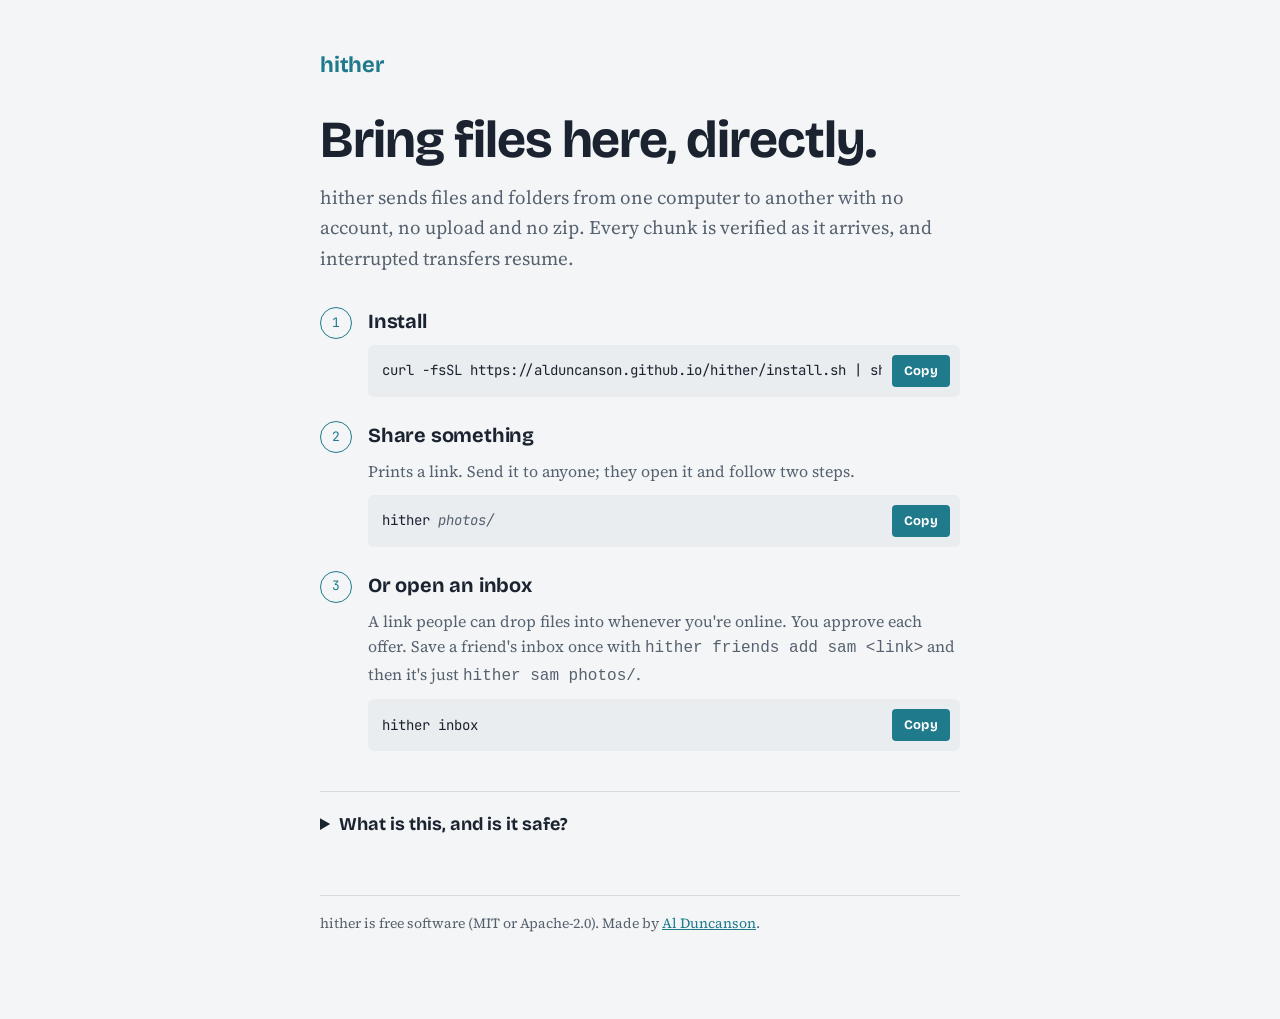
<file: site/index.html>
<!doctype html>
<html lang="en">
<head>
<meta charset="utf-8">
<meta name="viewport" content="width=device-width, initial-scale=1">
<title>hither</title>
<meta name="description" content="Bring files here, directly. Verified peer-to-peer file transfer with no account and no upload.">
<meta name="referrer" content="no-referrer">
<link rel="preconnect" href="https://fonts.googleapis.com">
<link rel="stylesheet" href="https://fonts.googleapis.com/css2?family=Bricolage+Grotesque:opsz,wght@12..96,500;12..96,700&family=Source+Serif+4:ital,opsz,wght@0,8..60,400;0,8..60,600;1,8..60,400&family=JetBrains+Mono:wght@400;500&display=swap">
<style>
  :root {
    --bg: #F3F5F6; --surface: #FFFFFF; --ink: #1B2330; --ink-soft: #56616F;
    --rule: #D5DBE1; --accent: #1F7A8C; --accent-ink: #FFFFFF; --code-bg: #E9EDF0;
    --display: "Bricolage Grotesque", "Avenir Next", "Helvetica Neue", Arial, sans-serif;
    --body: "Source Serif 4", Georgia, serif;
    --mono: "JetBrains Mono", "SF Mono", Menlo, Consolas, monospace;
    color-scheme: light;
  }
  @media (prefers-color-scheme: dark) {
    :root {
      --bg: #141A22; --surface: #1B232E; --ink: #E7EBEF; --ink-soft: #9AA6B4;
      --rule: #2B3541; --accent: #6CC3D5; --accent-ink: #0E1A1E; --code-bg: #202A36;
      color-scheme: dark;
    }
  }
  * { box-sizing: border-box; }
  body {
    margin: 0; background: var(--bg); color: var(--ink); font-family: var(--body);
    font-size: 17px; line-height: 1.6; padding-block: 0 72px; padding-inline: clamp(16px, 5vw, 40px);
    -webkit-font-smoothing: antialiased;
  }
  main { max-width: 640px; margin: 0 auto; }
  header { padding-block: 48px 8px; }
  .word {
    font-family: var(--display); font-weight: 700; font-size: 22px; letter-spacing: -0.01em;
    color: var(--accent); text-decoration: none;
  }
  h1 {
    font-family: var(--display); font-weight: 700; font-size: clamp(34px, 7vw, 52px);
    line-height: 1.05; letter-spacing: -0.02em; margin: 22px 0 14px; text-wrap: balance;
  }
  p { margin: 0 0 16px; }
  .lede { font-size: 19px; color: var(--ink-soft); }
  ol.steps { list-style: none; margin: 32px 0 0; padding: 0; display: grid; gap: 22px; counter-reset: step; }
  ol.steps li { counter-increment: step; display: grid; grid-template-columns: 34px 1fr; gap: 14px; }
  ol.steps li::before {
    content: counter(step); font-family: var(--mono); font-size: 13px; color: var(--accent);
    border: 1px solid var(--accent); border-radius: 50%; width: 30px; height: 30px;
    display: grid; place-items: center; margin-top: 2px;
  }
  .step h2 { font-family: var(--display); font-weight: 700; font-size: 20px; margin: 0 0 8px; letter-spacing: -0.01em; }
  .step p { color: var(--ink-soft); font-size: 16px; margin-bottom: 10px; }
  .cmd {
    display: grid; grid-template-columns: 1fr auto; align-items: center; gap: 10px;
    background: var(--code-bg); border-radius: 6px; padding: 10px 10px 10px 14px;
  }
  .cmd code {
    font-family: var(--mono); font-size: 14px; line-height: 1.5; overflow-x: auto; white-space: nowrap;
    display: block; scrollbar-width: thin;
  }
  .cmd code .ph { color: var(--ink-soft); font-style: italic; }
  button.copy {
    font-family: var(--display); font-weight: 700; font-size: 13px; letter-spacing: 0.02em;
    background: var(--accent); color: var(--accent-ink); border: 0; border-radius: 4px;
    padding: 8px 12px; cursor: pointer;
  }
  button.copy:focus-visible { outline: 2px solid var(--ink); outline-offset: 2px; }
  button.copy[data-done="true"] { background: var(--ink); color: var(--bg); }
  .cmd.big { margin-top: 26px; padding: 14px 12px 14px 16px; }
  .cmd.big code { font-size: 15px; white-space: pre-wrap; word-break: break-all; }
  .alt { margin-top: 14px; color: var(--ink-soft); font-size: 15px; }
  .app-open { white-space: nowrap; }
  .alt code { font-family: var(--mono); font-size: 13px; background: var(--code-bg); padding: 2px 6px; border-radius: 3px; word-break: break-all; }
  button.copy.small { padding: 4px 8px; font-size: 12px; vertical-align: middle; }
  .note { margin-top: 28px; padding: 14px 16px; border-left: 3px solid var(--accent); color: var(--ink-soft); font-size: 16px; }
  details { margin-top: 40px; border-top: 1px solid var(--rule); padding-top: 18px; }
  summary { font-family: var(--display); font-weight: 700; cursor: pointer; font-size: 18px; }
  details p, details li { color: var(--ink-soft); font-size: 16px; }
  details ul { padding-left: 1.2em; margin: 10px 0 0; }
  details li { margin-bottom: 8px; }
  footer { margin-top: 56px; padding-top: 16px; border-top: 1px solid var(--rule); font-size: 14px; color: var(--ink-soft); }
  footer a { color: var(--accent); }
  .ticket { word-break: break-all; font-family: var(--mono); font-size: 12px; color: var(--ink-soft); }
  [hidden] { display: none !important; }
  @media (max-width: 480px) { .cmd { grid-template-columns: 1fr; } button.copy { justify-self: start; } }
</style>
</head>
<body>
<main>
  <header><a class="word" href="./">hither</a></header>

  <div id="platform-note" class="note" hidden></div>

  <!-- share link: someone is sending files -->
  <section id="share" hidden>
    <h1>Someone is sending you files.</h1>
    <p class="lede">One command. It installs hither if you don't have it yet, then brings the files into your Downloads folder, checked byte for byte as they arrive.</p>
    <div class="cmd big"><code id="run-cmd">curl -fsSL https://alduncanson.github.io/hither/run.sh | sh -s -- <span class="t"></span></code><button class="copy" data-copy="run-cmd">Copy</button></div>
    <p class="alt">Already have hither? Just run <code id="get-cmd">hither <span class="t"></span></code> <button class="copy small" data-copy="get-cmd">Copy</button> <span class="app-open">or <a class="app-link" href="#">open in the hither app</a></span></p>
    <p class="note">Paste it into Terminal (press ⌘-Space, type <em>Terminal</em>, press Return). macOS may pause and ask whether you really meant to paste a command; it does that for anything copied from a website when you don't use Terminal often, and it's fine to continue. The two scripts behind this command are short, plain shell you can <a href="run.sh">read first</a>. The sender's window has to stay open until you have everything. If the download stops, run the same command again and it picks up where it left off.</p>
  </section>

  <!-- inbox link: someone wants you to send them files -->
  <section id="inbox" hidden>
    <h1>Someone gave you their inbox.</h1>
    <p class="lede">Offer them files from your own computer. Replace <em>photos/</em> with the files or folders you want to send; they see what you're offering and accept before anything moves.</p>
    <div class="cmd big"><code id="run-to-cmd">curl -fsSL https://alduncanson.github.io/hither/run.sh | sh -s -- to <span class="t"></span> <span class="ph">photos/</span></code><button class="copy" data-copy="run-to-cmd">Copy</button></div>
    <p class="alt">Already have hither? Just run <code id="to-cmd">hither to <span class="t"></span> <span class="ph">photos/</span></code> <button class="copy small" data-copy="to-cmd">Copy</button> <span class="app-open">or <a class="app-link" href="#">open in the hither app</a></span></p>
    <p class="note">Keep the window open until it says they have everything. Add <code>--as "Your name"</code> so they know who it's from.</p>
  </section>

  <!-- no link: the project page -->
  <section id="home" hidden>
    <h1>Bring files here, directly.</h1>
    <p class="lede">hither sends files and folders from one computer to another with no account, no upload and no zip. Every chunk is verified as it arrives, and interrupted transfers resume.</p>
    <ol class="steps">
      <li><div class="step">
        <h2>Install</h2>
        <div class="cmd"><code id="install-cmd-3">curl -fsSL https://alduncanson.github.io/hither/install.sh | sh</code><button class="copy" data-copy="install-cmd-3">Copy</button></div>
      </div></li>
      <li><div class="step">
        <h2>Share something</h2>
        <p>Prints a link. Send it to anyone; they open it and follow two steps.</p>
        <div class="cmd"><code id="share-cmd">hither <span class="ph">photos/</span></code><button class="copy" data-copy="share-cmd">Copy</button></div>
      </div></li>
      <li><div class="step">
        <h2>Or open an inbox</h2>
        <p>A link people can drop files into whenever you're online. You approve each offer. Save a friend's inbox once with <code>hither friends add sam &lt;link&gt;</code> and then it's just <code>hither sam photos/</code>.</p>
        <div class="cmd"><code id="inbox-cmd">hither inbox</code><button class="copy" data-copy="inbox-cmd">Copy</button></div>
      </div></li>
    </ol>
  </section>

  <!-- fragment present but not a ticket -->
  <section id="bad" hidden>
    <h1>That link is missing its ticket.</h1>
    <p class="lede">The part after <code>#</code> should start with <code>blob</code> or <code>inbox</code>. Ask the person who sent it to copy the whole thing.</p>
  </section>

  <details>
    <summary>What is this, and is it safe?</summary>
    <p>hither is open-source software that moves files straight between two computers using <a href="https://iroh.computer">iroh</a>. There is no server holding your files and no account on either side.</p>
    <ul>
      <li><strong>The ticket never left your browser.</strong> It lives after the <code>#</code> in the address, which browsers keep to themselves; this page is a static file and records nothing.</li>
      <li><strong>Only the intended person can connect.</strong> The ticket names the other computer by its public key; the connection is encrypted end to end to that key.</li>
      <li><strong>The files cannot arrive corrupted.</strong> Each 16 KiB piece is checked against a BLAKE3 hash tree before it is written.</li>
      <li><strong>It is direct when it can be.</strong> When two networks refuse to connect directly, an encrypted relay forwards the bytes without being able to read them.</li>
    </ul>
    <p>Piping a script into <code>sh</code> deserves a look first: <a href="run.sh">run.sh</a> and <a href="install.sh">install.sh</a> are short, plain shell, and only download a release binary from GitHub after checking its SHA-256. Anyone holding a link can use it, so share links the way you would share the files themselves. Source and documentation: <a href="https://github.com/alDuncanson/hither">github.com/alDuncanson/hither</a>.</p>
  </details>

  <footer>
    <span id="ticket-echo" class="ticket" hidden></span>
    <p>hither is free software (MIT or Apache-2.0). Made by <a href="https://alduncanson.com">Al Duncanson</a>.</p>
  </footer>
</main>
<script>
(function () {
  var sections = ['share', 'inbox', 'home', 'bad'];
  function show(id) {
    sections.forEach(function (s) { document.getElementById(s).hidden = (s !== id); });
  }
  function render() {
    var raw = decodeURIComponent(location.hash.replace(/^#/, '')).trim();
    var echo = document.getElementById('ticket-echo');
    echo.hidden = true;
    if (!raw) { show('home'); document.title = 'hither'; return; }
    var ok = /^[a-z0-9]+$/.test(raw);
    if (ok && raw.indexOf('blob') === 0) {
      show('share'); document.title = 'Files for you · hither';
    } else if (ok && raw.indexOf('inbox') === 0) {
      show('inbox'); document.title = 'An inbox for you · hither';
    } else {
      show('bad'); document.title = 'hither'; return;
    }
    document.querySelectorAll('.t').forEach(function (el) { el.textContent = raw; });
    // The desktop app registers the hither:// scheme; without it this link
    // just does nothing in most browsers.
    document.querySelectorAll('.app-link').forEach(function (a) { a.href = 'hither://' + raw; });
    echo.textContent = 'ticket: ' + raw;
    echo.hidden = false;
  }
  document.querySelectorAll('button.copy').forEach(function (btn) {
    btn.addEventListener('click', function () {
      var code = document.getElementById(btn.getAttribute('data-copy'));
      var text = code.textContent.replace(/\s+/g, ' ').trim();
      var done = function () {
        btn.textContent = 'Copied'; btn.dataset.done = 'true';
        setTimeout(function () { btn.textContent = 'Copy'; btn.dataset.done = 'false'; }, 1600);
      };
      if (navigator.clipboard && navigator.clipboard.writeText) {
        navigator.clipboard.writeText(text).then(done, function () { window.prompt('Copy this:', text); });
      } else { window.prompt('Copy this:', text); }
    });
  });
  // Phones cannot run hither yet, and Windows is not packaged; say so
  // instead of showing a command that will not work.
  (function platform() {
    var ua = navigator.userAgent || '';
    var note = document.getElementById('platform-note');
    if (/iPhone|iPad|iPod|Android/i.test(ua)) {
      note.textContent = 'hither runs on a Mac or Linux computer for now. Open this link there, or send it to yourself.';
      note.hidden = false;
      document.querySelectorAll('.cmd.big').forEach(function (c) { c.hidden = true; });
    } else if (/Windows/i.test(ua)) {
      note.textContent = 'Windows is not packaged yet. Use WSL, or build from source from the GitHub repository linked below.';
      note.hidden = false;
    }
  })();
  window.addEventListener('hashchange', render);
  render();
})();
</script>
</body>
</html>
</file>
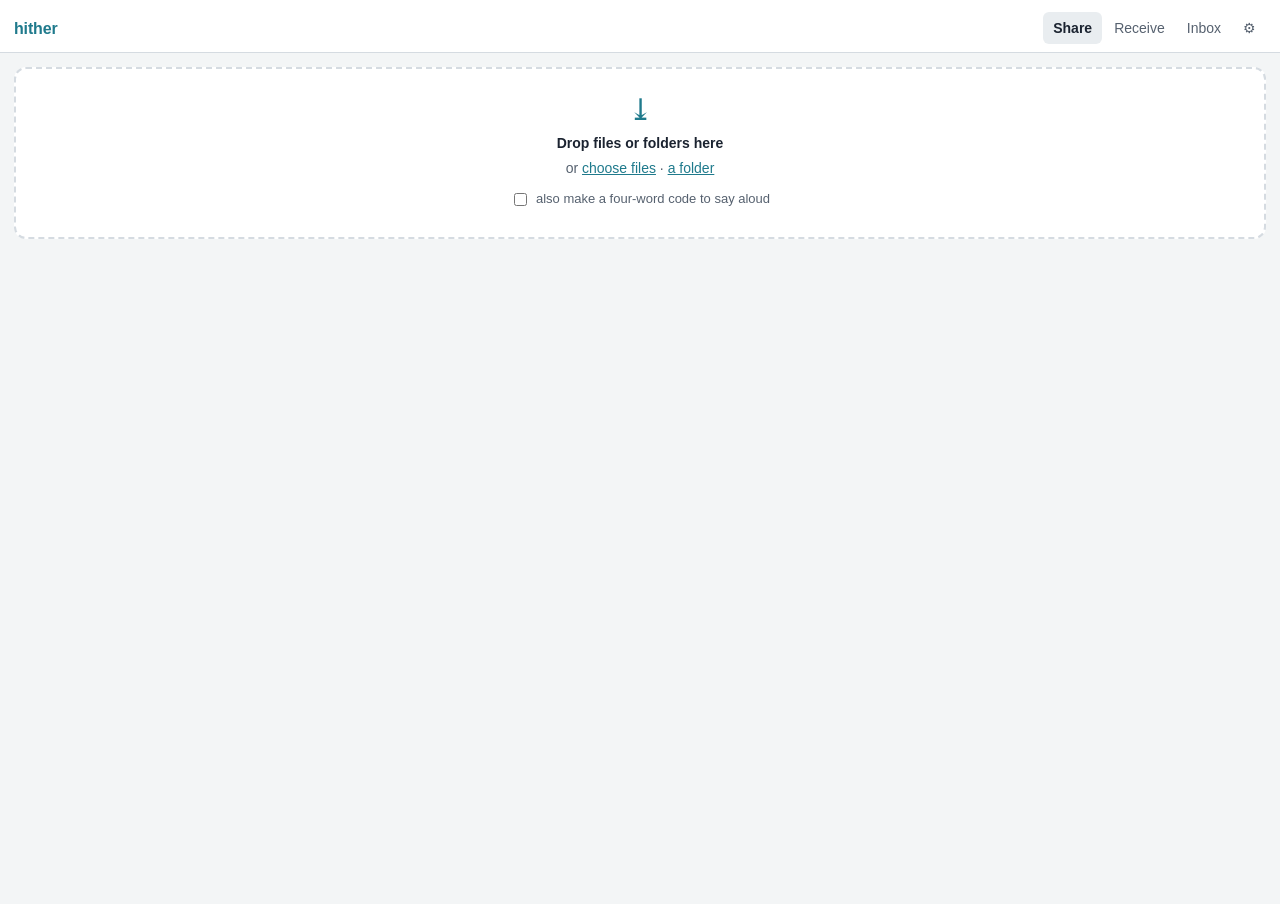
<file: apps/desktop/ui/index.html>
<!doctype html>
<html lang="en">
<head>
<meta charset="utf-8">
<meta name="viewport" content="width=device-width, initial-scale=1">
<title>hither</title>
<link rel="stylesheet" href="style.css">
</head>
<body>
<header class="top">
  <div class="brand">hither</div>
  <nav class="tabs" role="tablist">
    <button class="tab is-active" data-tab="share" role="tab">Share</button>
    <button class="tab" data-tab="receive" role="tab">Receive</button>
    <button class="tab" data-tab="inbox" role="tab">Inbox</button>
    <button class="tab" data-tab="settings" role="tab" aria-label="Settings">⚙</button>
  </nav>
</header>

<main>
  <!-- ------------------------------------------------------------ share -->
  <section id="tab-share" class="panel is-active">
    <div id="dropzone" class="dropzone" tabindex="0">
      <div class="dz-glyph">⤓</div>
      <div class="dz-title">Drop files or folders here</div>
      <div class="dz-sub">or <button id="pick-files" class="linkish">choose files</button> · <button id="pick-folder" class="linkish">a folder</button></div>
      <label class="check"><input type="checkbox" id="opt-code"> also make a four-word code to say aloud</label>
    </div>
    <div id="shares" class="cards"></div>
  </section>

  <!-- ---------------------------------------------------------- receive -->
  <section id="tab-receive" class="panel">
    <label class="field">
      <span>Link, ticket, or four words</span>
      <input id="recv-input" type="text" placeholder="https://… or able cactus river mouse" autocomplete="off" spellcheck="false">
    </label>
    <div class="row">
      <label class="field grow">
        <span>Save into</span>
        <input id="recv-dir" type="text" spellcheck="false">
      </label>
      <button id="recv-pick-dir" class="secondary">Choose…</button>
    </div>
    <button id="recv-start" class="primary">Bring it hither</button>
    <div id="recv-status" class="status"></div>
  </section>

  <!-- ------------------------------------------------------------ inbox -->
  <section id="tab-inbox" class="panel">
    <div class="card" id="inbox-card">
      <div class="card-head">
        <div>
          <div class="card-title">Your inbox</div>
          <div class="card-sub" id="inbox-state">Closed. Open it to hand out a link people can drop files into.</div>
        </div>
        <button id="inbox-toggle" class="primary">Open inbox</button>
      </div>
      <div id="inbox-open" hidden>
        <div class="mono link" id="inbox-link"></div>
        <div class="row gap">
          <button class="secondary" id="inbox-copy">Copy link</button>
          <label class="check"><input type="checkbox" id="inbox-accept-all"> accept without asking</label>
        </div>
        <div class="card-sub">Saving into <span id="inbox-dir" class="mono"></span></div>
      </div>
    </div>
    <div id="offers" class="cards"></div>

    <div class="card">
      <div class="card-title">Friends</div>
      <div class="card-sub">Save someone's inbox link once, then send to them by name.</div>
      <div id="friends" class="list"></div>
      <div class="row gap">
        <input id="friend-name" type="text" placeholder="name" spellcheck="false" class="grow">
        <input id="friend-link" type="text" placeholder="their inbox link" spellcheck="false" class="grow2">
        <button id="friend-add" class="secondary">Save</button>
      </div>
      <div id="to-status" class="status"></div>
    </div>
  </section>

  <!-- --------------------------------------------------------- settings -->
  <section id="tab-settings" class="panel">
    <div class="card">
      <div class="card-title">Identity</div>
      <div class="card-sub">Your endpoint id. Inbox links and friends are tied to it.</div>
      <div class="mono link" id="identity-id">…</div>
      <div class="row gap">
        <button id="identity-export" class="secondary">Show recovery words</button>
        <button id="identity-copy" class="secondary" hidden>Copy words</button>
      </div>
      <div id="identity-words" class="words" hidden></div>
    </div>
    <div class="card">
      <div class="card-title">Network</div>
      <div class="card-sub">Can this network make direct connections?</div>
      <button id="doctor-run" class="secondary">Check</button>
      <div id="doctor-out" class="status"></div>
    </div>
    <div class="card muted">
      <div class="card-sub">hither is free software (MIT or Apache-2.0). Links point at alduncanson.github.io/hither. Closing this window keeps shares and the inbox running; quit from the menu bar icon.</div>
    </div>
  </section>
</main>

<div id="toast" class="toast" hidden></div>
<script src="app.js"></script>
</body>
</html>
</file>
<file: apps/desktop/ui/style.css>
:root {
  --bg: #F3F5F6; --surface: #FFFFFF; --ink: #1B2330; --ink-soft: #56616F;
  --rule: #D5DBE1; --accent: #1F7A8C; --accent-ink: #FFFFFF; --code-bg: #E9EDF0;
  --good: #2E7D4F; --warn: #B9791F; --bad: #B23A3A;
  --sans: -apple-system, "SF Pro Text", "Helvetica Neue", Arial, sans-serif;
  --mono: "SF Mono", Menlo, Consolas, monospace;
  color-scheme: light;
}
@media (prefers-color-scheme: dark) {
  :root {
    --bg: #141A22; --surface: #1B232E; --ink: #E7EBEF; --ink-soft: #9AA6B4;
    --rule: #2B3541; --accent: #6CC3D5; --accent-ink: #0E1A1E; --code-bg: #202A36;
    --good: #5CC08A; --warn: #E0A94A; --bad: #E07070;
    color-scheme: dark;
  }
}
* { box-sizing: border-box; }
html, body { height: 100%; }
body {
  margin: 0; background: var(--bg); color: var(--ink); font: 14px/1.45 var(--sans);
  -webkit-font-smoothing: antialiased; user-select: none; overflow: hidden;
}
button, input { font: inherit; color: inherit; }
.top {
  display: flex; align-items: center; justify-content: space-between; gap: 12px;
  padding: 12px 14px 8px; border-bottom: 1px solid var(--rule); background: var(--surface);
}
.brand { font-weight: 700; color: var(--accent); letter-spacing: -0.01em; font-size: 16px; }
.tabs { display: flex; gap: 2px; }
.tab {
  background: none; border: 0; padding: 6px 10px; border-radius: 6px; color: var(--ink-soft); cursor: pointer;
}
.tab.is-active { background: var(--code-bg); color: var(--ink); font-weight: 600; }
main { height: calc(100% - 49px); overflow-y: auto; padding: 14px; }
.panel { display: none; flex-direction: column; gap: 12px; }
.panel.is-active { display: flex; }

.dropzone {
  border: 2px dashed var(--rule); border-radius: 12px; padding: 26px 16px; text-align: center;
  background: var(--surface); transition: border-color .15s, background .15s; outline: none;
}
.dropzone.is-over, .dropzone:focus-visible { border-color: var(--accent); background: var(--code-bg); }
.dz-glyph { font-size: 30px; color: var(--accent); line-height: 1; }
.dz-title { font-weight: 600; margin-top: 8px; }
.dz-sub { color: var(--ink-soft); margin-top: 4px; }
.linkish { background: none; border: 0; padding: 0; color: var(--accent); cursor: pointer; text-decoration: underline; }
.check { display: inline-flex; align-items: center; gap: 6px; color: var(--ink-soft); margin-top: 12px; font-size: 13px; }

.cards { display: flex; flex-direction: column; gap: 10px; }
.list { display: flex; flex-direction: column; gap: 6px; }
.card { background: var(--surface); border: 1px solid var(--rule); border-radius: 10px; padding: 12px 14px; display: flex; flex-direction: column; gap: 8px; }
.card.muted { background: none; }
.card-head { display: flex; justify-content: space-between; gap: 12px; align-items: flex-start; }
.card-title { font-weight: 600; }
.card-sub { color: var(--ink-soft); font-size: 13px; }
.mono { font-family: var(--mono); font-size: 12px; }
.link { background: var(--code-bg); border-radius: 6px; padding: 8px 10px; word-break: break-all; user-select: text; }
.words { background: var(--code-bg); border-radius: 6px; padding: 10px 12px; font-family: var(--mono); font-size: 13px; line-height: 1.7; user-select: text; }
.row { display: flex; align-items: flex-end; gap: 8px; }
.row.gap { align-items: center; }
.grow { flex: 1; }
.grow2 { flex: 2; }
.field { display: flex; flex-direction: column; gap: 4px; }
.field span { color: var(--ink-soft); font-size: 12px; }
input[type="text"] { background: var(--surface); border: 1px solid var(--rule); border-radius: 6px; padding: 8px 10px; width: 100%; user-select: text; }
input[type="text"]:focus { outline: 2px solid var(--accent); outline-offset: -1px; }
.primary { background: var(--accent); color: var(--accent-ink); border: 0; border-radius: 6px; padding: 9px 14px; font-weight: 600; cursor: pointer; }
.secondary { background: var(--code-bg); color: var(--ink); border: 0; border-radius: 6px; padding: 8px 12px; cursor: pointer; }
.primary:disabled, .secondary:disabled { opacity: .5; cursor: default; }
.danger { color: var(--bad); }
.status { color: var(--ink-soft); font-size: 13px; min-height: 1em; white-space: pre-wrap; }
.status.good { color: var(--good); }
.status.bad { color: var(--bad); }

.bar { height: 6px; background: var(--code-bg); border-radius: 3px; overflow: hidden; }
.bar > i { display: block; height: 100%; width: 0; background: var(--accent); transition: width .2s; }
.peer { display: flex; flex-direction: column; gap: 4px; font-size: 12px; color: var(--ink-soft); }
.actions { display: flex; gap: 8px; flex-wrap: wrap; }
.friend { display: flex; justify-content: space-between; align-items: center; gap: 8px; padding: 6px 0; border-bottom: 1px solid var(--rule); }
.friend:last-child { border-bottom: 0; }
.toast {
  position: fixed; left: 50%; bottom: 16px; transform: translateX(-50%);
  background: var(--ink); color: var(--bg); padding: 8px 14px; border-radius: 8px; font-size: 13px;
}
</file>
